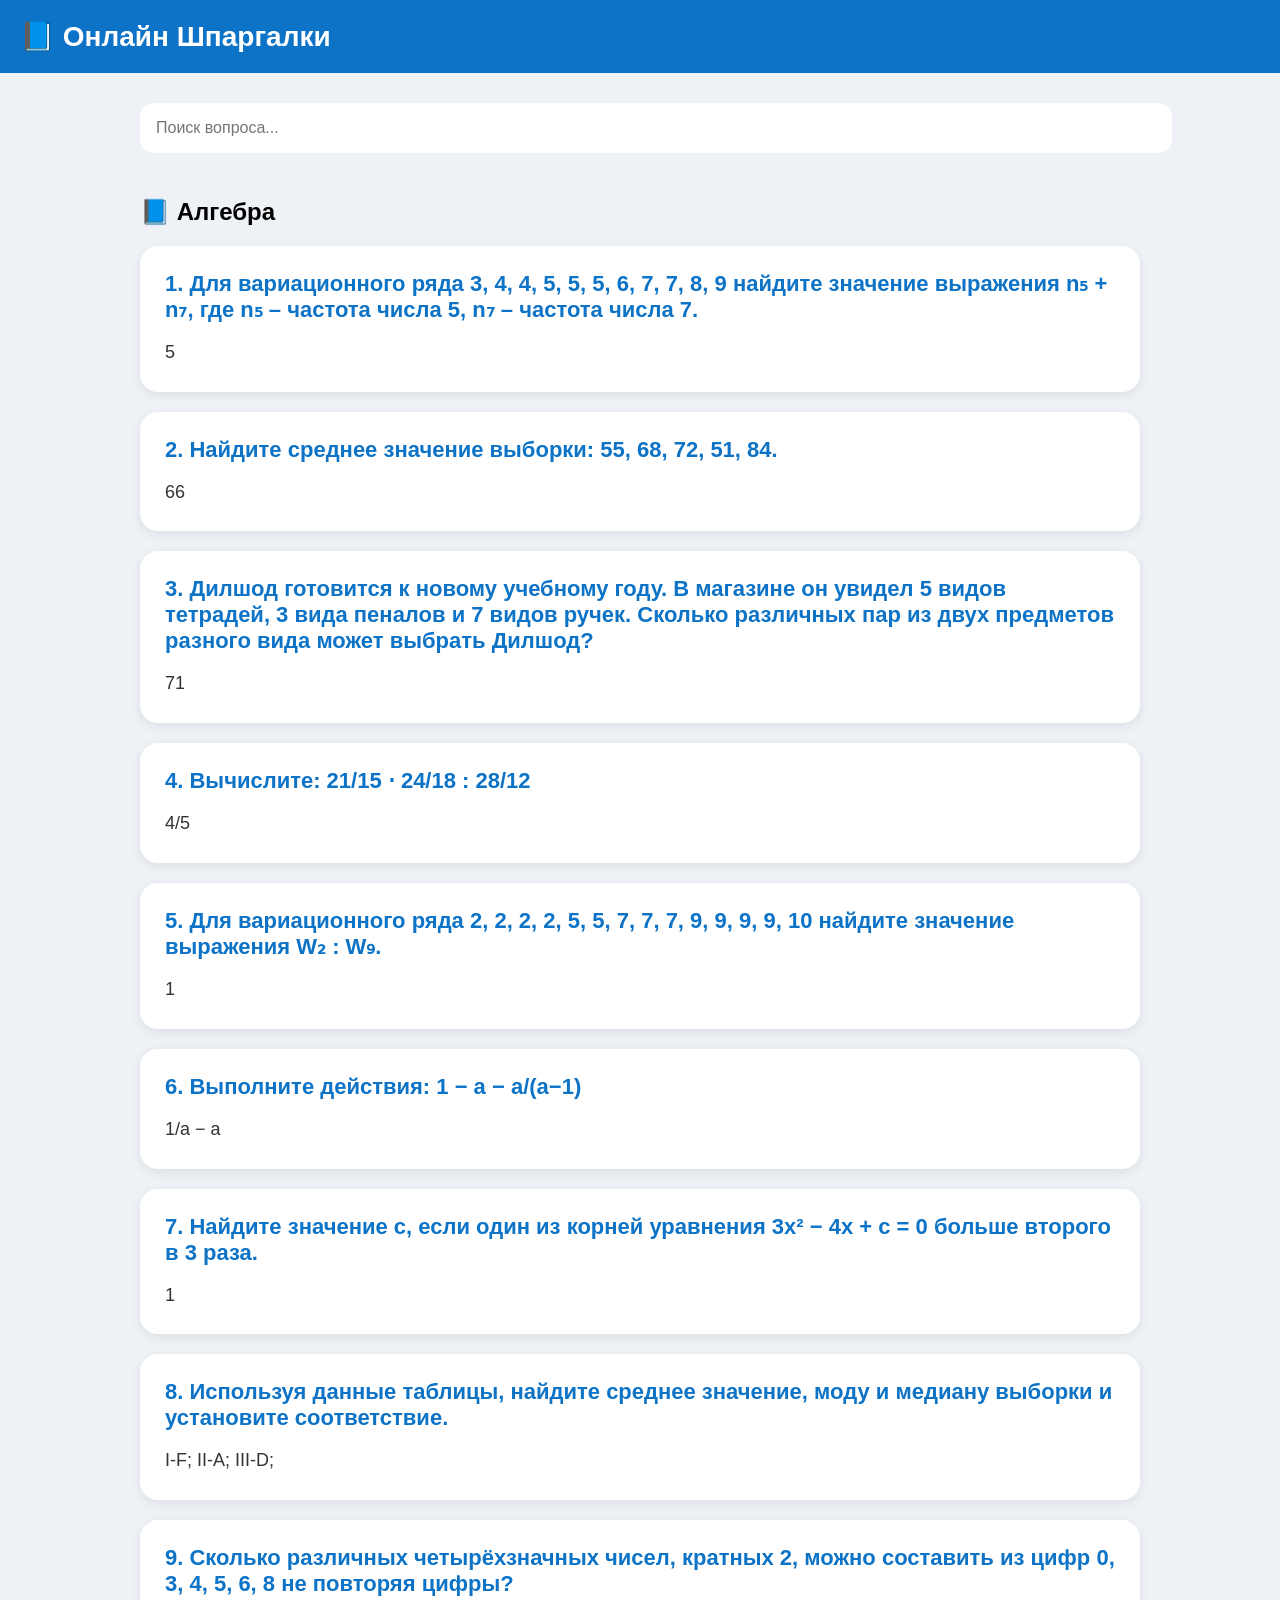
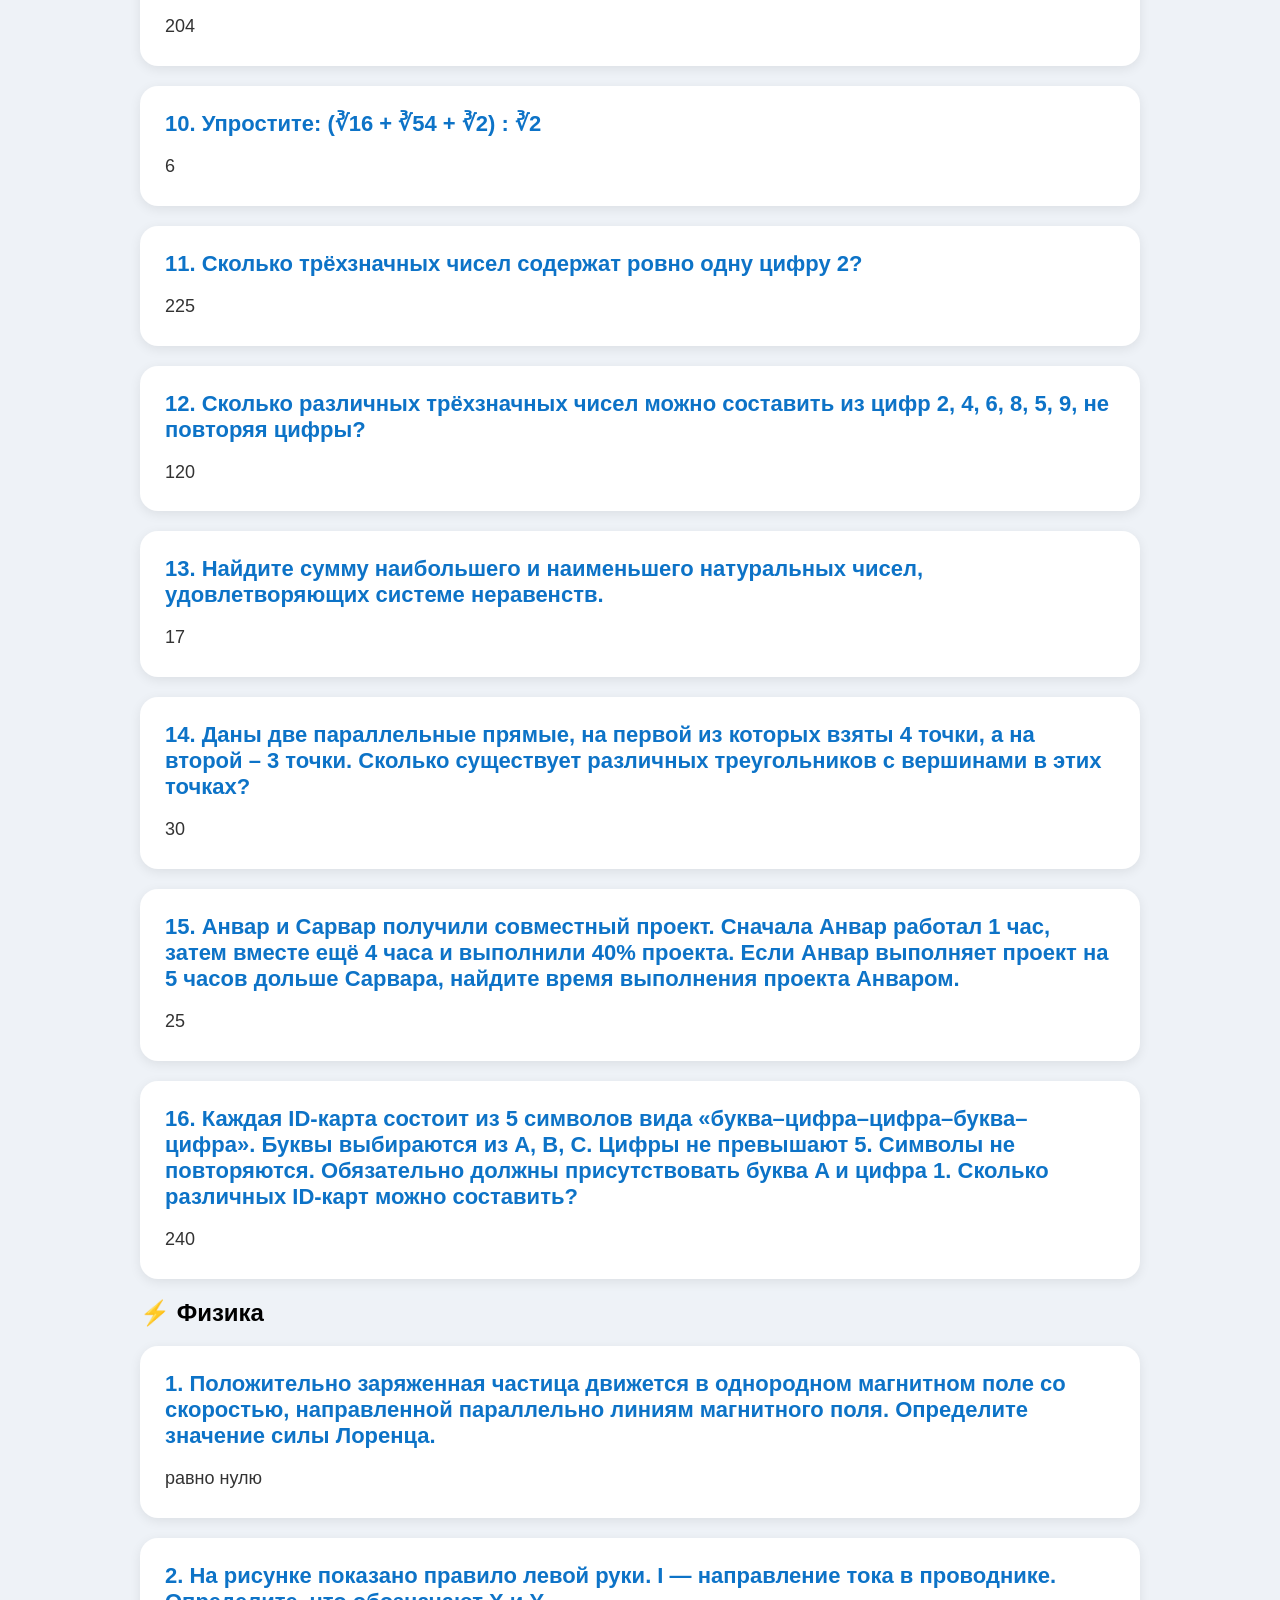
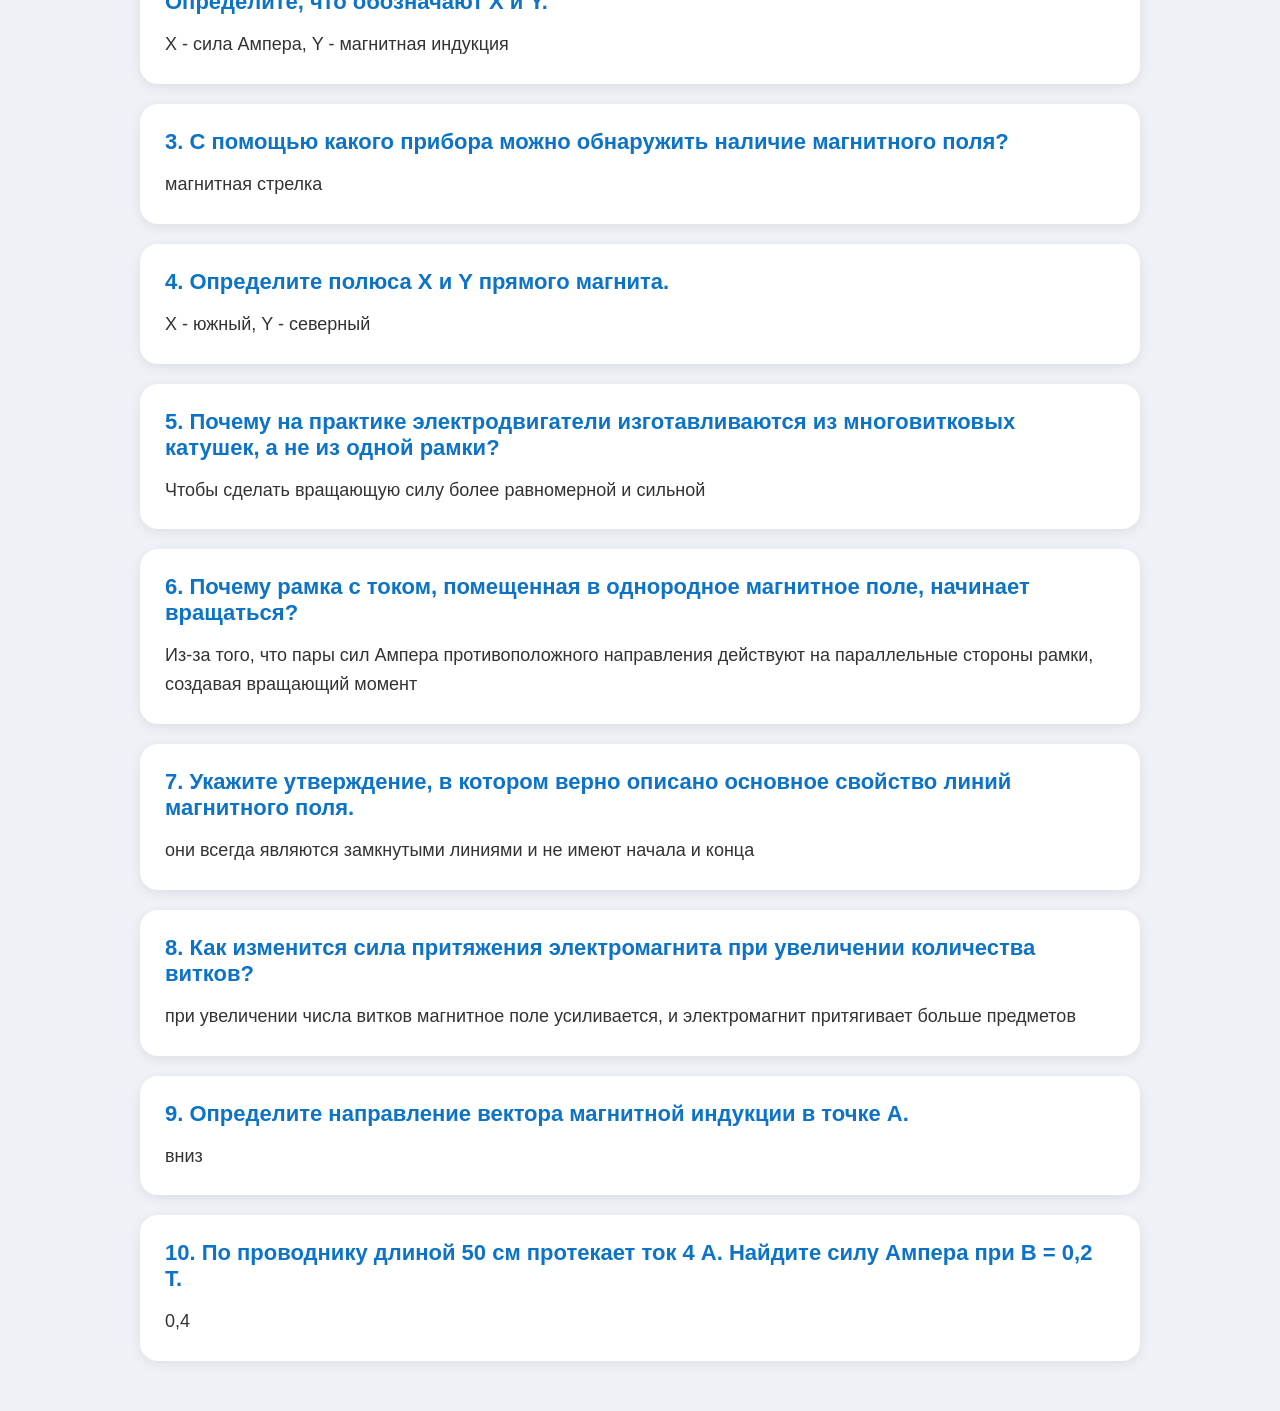
<file: answers.html>
<!DOCTYPE html>
<html lang="ru">
<head>
<meta charset="UTF-8">
<meta name="viewport" content="width=device-width, initial-scale=1.0">

<title>Шпаргалки</title>

<style>

body{
    background:#eef2f7;
    font-family:Arial;
    margin:0;
}

header{
    background:#0d73c7;
    color:white;
    padding:20px;
    font-size:28px;
    font-weight:bold;
}

.container{
    max-width:1000px;
    margin:auto;
    padding:30px;
}

.card{
    background:white;
    border-radius:18px;
    padding:25px;
    margin-bottom:20px;
    box-shadow:0 3px 12px rgba(0,0,0,0.08);
}

.question{
    font-size:22px;
    font-weight:bold;
    color:#0d73c7;
    margin-bottom:15px;
}

.answer{
    font-size:18px;
    color:#333;
    line-height:1.6;
}

.search{
    width:100%;
    padding:16px;
    border:none;
    border-radius:14px;
    margin-bottom:25px;
    font-size:16px;
}

</style>
</head>
<body>

<header>
📘 Онлайн Шпаргалки
</header>

<div class="container">

<input
type="text"
class="search"
placeholder="Поиск вопроса..."
>

<h2 class="subject-title">📘 Алгебра</h2>

<div class="card">
<div class="question">
1. Для вариационного ряда 3, 4, 4, 5, 5, 5, 6, 7, 7, 8, 9 найдите значение выражения n₅ + n₇, где n₅ – частота числа 5, n₇ – частота числа 7.
</div>
<div class="answer">
5
</div>
</div>

<div class="card">
<div class="question">
2. Найдите среднее значение выборки: 55, 68, 72, 51, 84.
</div>
<div class="answer">
66
</div>
</div>

<div class="card">
<div class="question">
3. Дилшод готовится к новому учебному году. В магазине он увидел 5 видов тетрадей, 3 вида пеналов и 7 видов ручек. Сколько различных пар из двух предметов разного вида может выбрать Дилшод?
</div>
<div class="answer">
71
</div>
</div>

<div class="card">
<div class="question">
4. Вычислите: 21/15 ⋅ 24/18 : 28/12
</div>
<div class="answer">
4/5
</div>
</div>

<div class="card">
<div class="question">
5. Для вариационного ряда 2, 2, 2, 2, 5, 5, 7, 7, 7, 9, 9, 9, 9, 10 найдите значение выражения W₂ : W₉.
</div>
<div class="answer">
1
</div>
</div>

<div class="card">
<div class="question">
6. Выполните действия: 1 − a − a/(a−1)
</div>
<div class="answer">
1/a − a
</div>
</div>

<div class="card">
<div class="question">
7. Найдите значение c, если один из корней уравнения 3x² − 4x + c = 0 больше второго в 3 раза.
</div>
<div class="answer">
1
</div>
</div>

<div class="card">
<div class="question">
8. Используя данные таблицы, найдите среднее значение, моду и медиану выборки и установите соответствие.
</div>
<div class="answer">
I-F; II-A; III-D;
</div>
</div>

<div class="card">
<div class="question">
9. Сколько различных четырёхзначных чисел, кратных 2, можно составить из цифр 0, 3, 4, 5, 6, 8 не повторяя цифры?
</div>
<div class="answer">
204
</div>
</div>

<div class="card">
<div class="question">
10. Упростите: (∛16 + ∛54 + ∛2) : ∛2
</div>
<div class="answer">
6
</div>
</div>

<div class="card">
<div class="question">
11. Сколько трёхзначных чисел содержат ровно одну цифру 2?
</div>
<div class="answer">
225
</div>
</div>

<div class="card">
<div class="question">
12. Сколько различных трёхзначных чисел можно составить из цифр 2, 4, 6, 8, 5, 9, не повторяя цифры?
</div>
<div class="answer">
120
</div>
</div>

<div class="card">
<div class="question">
13. Найдите сумму наибольшего и наименьшего натуральных чисел, удовлетворяющих системе неравенств.
</div>
<div class="answer">
17
</div>
</div>

<div class="card">
<div class="question">
14. Даны две параллельные прямые, на первой из которых взяты 4 точки, а на второй – 3 точки. Сколько существует различных треугольников с вершинами в этих точках?
</div>
<div class="answer">
30
</div>
</div>

<div class="card">
<div class="question">
15. Анвар и Сарвар получили совместный проект. Сначала Анвар работал 1 час, затем вместе ещё 4 часа и выполнили 40% проекта. Если Анвар выполняет проект на 5 часов дольше Сарвара, найдите время выполнения проекта Анваром.
</div>
<div class="answer">
25
</div>
</div>

<div class="card">
<div class="question">
16. Каждая ID-карта состоит из 5 символов вида «буква–цифра–цифра–буква–цифра». Буквы выбираются из A, B, C. Цифры не превышают 5. Символы не повторяются. Обязательно должны присутствовать буква A и цифра 1. Сколько различных ID-карт можно составить?
</div>
<div class="answer">
240
</div>
</div>

<h2 class="subject-title">⚡ Физика</h2>

<div class="card">
<div class="question">
1. Положительно заряженная частица движется в однородном магнитном поле со скоростью, направленной параллельно линиям магнитного поля. Определите значение силы Лоренца.
</div>
<div class="answer">
равно нулю
</div>
</div>

<div class="card">
<div class="question">
2. На рисунке показано правило левой руки. I — направление тока в проводнике. Определите, что обозначают X и Y.
</div>
<div class="answer">
X - сила Ампера, Y - магнитная индукция
</div>
</div>

<div class="card">
<div class="question">
3. С помощью какого прибора можно обнаружить наличие магнитного поля?
</div>
<div class="answer">
магнитная стрелка
</div>
</div>

<div class="card">
<div class="question">
4. Определите полюса X и Y прямого магнита.
</div>
<div class="answer">
X - южный, Y - северный
</div>
</div>

<div class="card">
<div class="question">
5. Почему на практике электродвигатели изготавливаются из многовитковых катушек, а не из одной рамки?
</div>
<div class="answer">
Чтобы сделать вращающую силу более равномерной и сильной
</div>
</div>

<div class="card">
<div class="question">
6. Почему рамка с током, помещенная в однородное магнитное поле, начинает вращаться?
</div>
<div class="answer">
Из-за того, что пары сил Ампера противоположного направления действуют на параллельные стороны рамки, создавая вращающий момент
</div>
</div>

<div class="card">
<div class="question">
7. Укажите утверждение, в котором верно описано основное свойство линий магнитного поля.
</div>
<div class="answer">
они всегда являются замкнутыми линиями и не имеют начала и конца
</div>
</div>

<div class="card">
<div class="question">
8. Как изменится сила притяжения электромагнита при увеличении количества витков?
</div>
<div class="answer">
при увеличении числа витков магнитное поле усиливается, и электромагнит притягивает больше предметов
</div>
</div>

<div class="card">
<div class="question">
9. Определите направление вектора магнитной индукции в точке A.
</div>
<div class="answer">
вниз
</div>
</div>

<div class="card">
<div class="question">
10. По проводнику длиной 50 см протекает ток 4 А. Найдите силу Ампера при B = 0,2 Т.
</div>
<div class="answer">
0,4
</div>
</div>
<script>

    const search = document.querySelector('.search');
    
    search.addEventListener('keyup', function(){
    
        let value = search.value.toLowerCase();
    
        let cards = document.querySelectorAll('.card');
    
        cards.forEach(function(card){
    
            let text = card.innerText.toLowerCase();
    
            if(text.includes(value)){
                card.style.display = 'block';
            } else {
                card.style.display = 'none';
            }
    
        });
    
    });
    
    </script>
</body>
</html>
</file>
